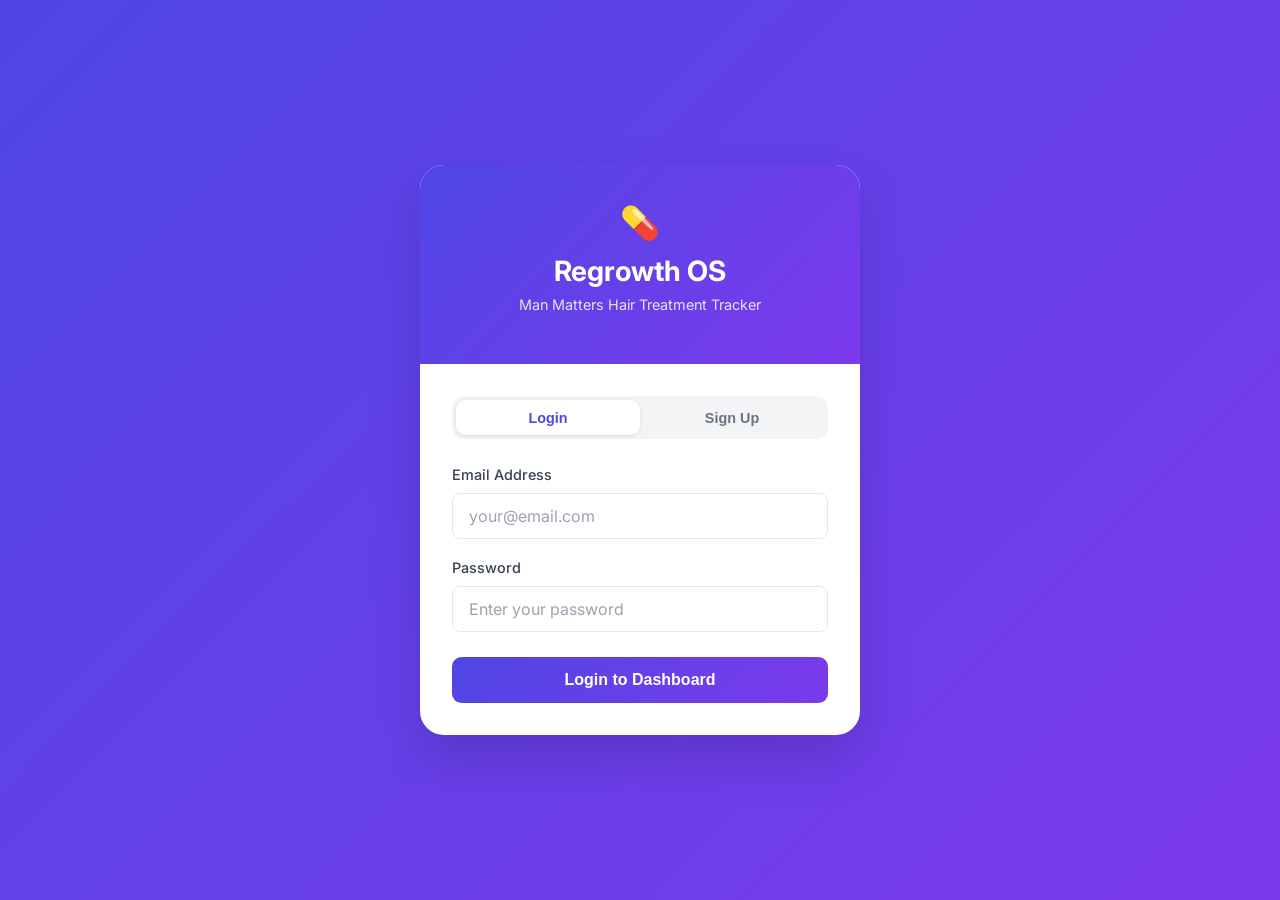
<file: frontend/index.html>
<!DOCTYPE html>
<html lang="en">
<head>
    <meta charset="UTF-8">
    <meta name="viewport" content="width=device-width, initial-scale=1.0">
    <title>Regrowth OS — Login</title>
    <link rel="stylesheet" href="css/styles.css">
    <link href="https://fonts.googleapis.com/css2?family=Inter:wght@400;500;600;700&display=swap" rel="stylesheet">
    <style>
        .auth-page {
            min-height: 100vh;
            display: flex;
            align-items: center;
            justify-content: center;
            background: linear-gradient(135deg, #4F46E5 0%, #7C3AED 100%);
            padding: 1rem;
        }
        .auth-card {
            background: white;
            border-radius: 1.5rem;
            box-shadow: 0 25px 50px rgba(0,0,0,0.15);
            width: 100%;
            max-width: 440px;
            overflow: hidden;
        }
        .auth-header {
            background: linear-gradient(135deg, #4F46E5 0%, #7C3AED 100%);
            padding: 2rem;
            text-align: center;
            color: white;
        }
        .auth-logo {
            font-size: 2rem;
            margin-bottom: 0.25rem;
        }
        .auth-title {
            font-size: 1.75rem;
            font-weight: 700;
            margin: 0;
            color: white;
        }
        .auth-subtitle {
            font-size: 0.9rem;
            opacity: 0.85;
            margin-top: 0.25rem;
        }
        .auth-body {
            padding: 2rem;
        }
        .tabs {
            display: flex;
            background: #F3F4F6;
            border-radius: 0.75rem;
            padding: 4px;
            margin-bottom: 1.5rem;
        }
        .tab {
            flex: 1;
            padding: 0.6rem;
            text-align: center;
            font-weight: 600;
            font-size: 0.9rem;
            cursor: pointer;
            border-radius: 0.6rem;
            transition: all 0.2s;
            color: #6B7280;
            border: none;
            background: transparent;
        }
        .tab.active {
            background: white;
            color: #4F46E5;
            box-shadow: 0 1px 4px rgba(0,0,0,0.1);
        }
        .tab-content { display: none; }
        .tab-content.active { display: block; }
        .disclaimer {
            background: #FEF3C7;
            border: 1px solid #FCD34D;
            border-radius: 0.5rem;
            padding: 0.75rem;
            font-size: 0.8rem;
            color: #92400E;
            margin-top: 1rem;
            line-height: 1.5;
        }
        .form-input, .form-select {
            width: 100%;
            padding: 0.75rem 1rem;
            border: 1.5px solid #E5E7EB;
            border-radius: 0.5rem;
            font-size: 1rem;
            font-family: inherit;
            transition: border-color 0.2s;
            background: white;
            box-sizing: border-box;
        }
        .form-input:focus, .form-select:focus {
            outline: none;
            border-color: #4F46E5;
            box-shadow: 0 0 0 3px rgba(79, 70, 229, 0.1);
        }
        .form-label {
            display: block;
            font-weight: 500;
            color: #374151;
            margin-bottom: 0.4rem;
            font-size: 0.9rem;
        }
        .form-group { margin-bottom: 1.1rem; }
        .btn-primary {
            width: 100%;
            padding: 0.85rem;
            background: linear-gradient(135deg, #4F46E5 0%, #7C3AED 100%);
            color: white;
            border: none;
            border-radius: 0.6rem;
            font-size: 1rem;
            font-weight: 600;
            cursor: pointer;
            transition: all 0.2s;
            margin-top: 0.5rem;
        }
        .btn-primary:hover { opacity: 0.92; transform: translateY(-1px); }
        .btn-primary:disabled { opacity: 0.6; cursor: not-allowed; transform: none; }
        .error-message {
            background: #FEE2E2;
            color: #991B1B;
            border: 1px solid #FCA5A5;
            border-radius: 0.5rem;
            padding: 0.75rem 1rem;
            font-size: 0.875rem;
            margin-bottom: 1rem;
            display: none;
        }
        .success-message {
            background: #D1FAE5;
            color: #065F46;
            border: 1px solid #6EE7B7;
            border-radius: 0.5rem;
            padding: 0.75rem 1rem;
            font-size: 0.875rem;
            margin-bottom: 1rem;
            display: none;
        }
        .loading-spinner {
            display: inline-block;
            width: 16px;
            height: 16px;
            border: 2px solid rgba(255,255,255,0.4);
            border-top-color: white;
            border-radius: 50%;
            animation: spin 0.7s linear infinite;
            margin-right: 0.5rem;
            vertical-align: middle;
        }
        @keyframes spin { to { transform: rotate(360deg); } }
        .age-check {
            display: flex;
            align-items: center;
            gap: 0.5rem;
            margin-top: 0.75rem;
        }
        .age-check input[type="checkbox"] {
            width: 18px;
            height: 18px;
            cursor: pointer;
            accent-color: #4F46E5;
        }
        .age-check label {
            font-size: 0.85rem;
            color: #374151;
            cursor: pointer;
        }
    </style>
</head>
<body>
    <div class="auth-page">
        <div class="auth-card">
            <div class="auth-header">
                <div class="auth-logo">💊</div>
                <h1 class="auth-title">Regrowth OS</h1>
                <p class="auth-subtitle">Man Matters Hair Treatment Tracker</p>
            </div>
            <div class="auth-body">
                <!-- Tabs -->
                <div class="tabs">
                    <button class="tab active" onclick="switchTab('login')">Login</button>
                    <button class="tab" onclick="switchTab('register')">Sign Up</button>
                </div>

                <!-- Login Form -->
                <div id="login-tab" class="tab-content active">
                    <div id="login-error" class="error-message"></div>
                    <div class="form-group">
                        <label class="form-label">Email Address</label>
                        <input type="email" id="login-email" class="form-input" placeholder="your@email.com" required>
                    </div>
                    <div class="form-group">
                        <label class="form-label">Password</label>
                        <input type="password" id="login-password" class="form-input" placeholder="Enter your password" required>
                    </div>
                    <button class="btn-primary" onclick="handleLogin()" id="login-btn">
                        Login to Dashboard
                    </button>
                </div>

                <!-- Register Form -->
                <div id="register-tab" class="tab-content">
                    <div id="register-error" class="error-message"></div>
                    <div id="register-success" class="success-message"></div>
                    <div class="form-group">
                        <label class="form-label">Full Name</label>
                        <input type="text" id="reg-name" class="form-input" placeholder="Your full name" required>
                    </div>
                    <div class="form-group">
                        <label class="form-label">Email Address</label>
                        <input type="email" id="reg-email" class="form-input" placeholder="your@email.com" required>
                    </div>
                    <div class="form-group">
                        <label class="form-label">Password (min 6 characters)</label>
                        <input type="password" id="reg-password" class="form-input" placeholder="Create a password" required>
                    </div>
                    <div class="form-group">
                        <label class="form-label">Treatment Start Date</label>
                        <input type="date" id="reg-start-date" class="form-input">
                        <small style="color:#6B7280; font-size:0.8rem;">Leave blank to set today as Day 1</small>
                    </div>
                    <div class="form-group">
                        <label class="form-label">How often do you apply?</label>
                        <select id="reg-frequency" class="form-select">
                            <option value="2">Twice daily (Morning + Night) — Recommended</option>
                            <option value="1">Once daily (Night only)</option>
                        </select>
                    </div>
                    <div class="age-check">
                        <input type="checkbox" id="age-confirm">
                        <label for="age-confirm">I confirm I am 18 years or older</label>
                    </div>
                    <button class="btn-primary" onclick="handleRegister()" id="register-btn" style="margin-top: 1rem;">
                        Create Account
                    </button>
                    <div class="disclaimer">
                        ⚠️ This app helps you track your existing hair care routine. It does NOT prescribe medication or replace professional medical advice. Always consult a dermatologist if needed.
                    </div>
                </div>
            </div>
        </div>
    </div>

    <script src="js/config.js"></script>
    <script src="js/auth.js"></script>
    <script>
        // If already logged in, go to dashboard
        if (localStorage.getItem('token')) {
            window.location.href = '/pages/dashboard.html';
        }

        function switchTab(tab) {
            document.querySelectorAll('.tab').forEach(t => t.classList.remove('active'));
            document.querySelectorAll('.tab-content').forEach(c => c.classList.remove('active'));
            document.querySelector(`.tab[onclick="switchTab('${tab}')"]`).classList.add('active');
            document.getElementById(`${tab}-tab`).classList.add('active');
        }

        async function handleLogin() {
            const email = document.getElementById('login-email').value.trim();
            const password = document.getElementById('login-password').value;
            const btn = document.getElementById('login-btn');
            const errorDiv = document.getElementById('login-error');

            if (!email || !password) {
                showError(errorDiv, 'Please enter both email and password.');
                return;
            }

            btn.disabled = true;
            btn.innerHTML = '<span class="loading-spinner"></span>Logging in...';
            errorDiv.style.display = 'none';

            try {
                const result = await loginUser(email, password);
                localStorage.setItem('token', result.access_token);
                localStorage.setItem('user', JSON.stringify(result.user));
                window.location.href = 'pages/dashboard.html';
            } catch (err) {
                showError(errorDiv, err.message || 'Login failed. Check your credentials.');
                btn.disabled = false;
                btn.innerHTML = 'Login to Dashboard';
            }
        }

        async function handleRegister() {
            const name = document.getElementById('reg-name').value.trim();
            const email = document.getElementById('reg-email').value.trim();
            const password = document.getElementById('reg-password').value;
            const startDate = document.getElementById('reg-start-date').value;
            const frequency = parseInt(document.getElementById('reg-frequency').value);
            const ageConfirm = document.getElementById('age-confirm').checked;
            const btn = document.getElementById('register-btn');
            const errorDiv = document.getElementById('register-error');
            const successDiv = document.getElementById('register-success');

            if (!name || !email || !password) {
                showError(errorDiv, 'Please fill in all required fields.');
                return;
            }
            if (password.length < 6) {
                showError(errorDiv, 'Password must be at least 6 characters.');
                return;
            }
            if (!ageConfirm) {
                showError(errorDiv, 'Please confirm you are 18 or older to continue.');
                return;
            }

            btn.disabled = true;
            btn.innerHTML = '<span class="loading-spinner"></span>Creating account...';
            errorDiv.style.display = 'none';

            try {
                const payload = { name, email, password, dosage_frequency: frequency };
                if (startDate) payload.treatment_start_date = startDate;

                const result = await registerUser(payload);
                localStorage.setItem('token', result.access_token);
                localStorage.setItem('user', JSON.stringify(result.user));
                successDiv.textContent = 'Account created! Redirecting to dashboard...';
                successDiv.style.display = 'block';
                setTimeout(() => { window.location.href = 'pages/dashboard.html'; }, 1500);
            } catch (err) {
                showError(errorDiv, err.message || 'Registration failed. Try again.');
                btn.disabled = false;
                btn.innerHTML = 'Create Account';
            }
        }

        function showError(el, msg) {
            el.textContent = msg;
            el.style.display = 'block';
        }
    </script>
</body>
</html>
</file>
<file: frontend/css/styles.css>
/* ========================================
   Regrowth OS - Main Stylesheet
   ======================================== */

/* CSS Variables for consistent theming */
:root {
    /* Colors */
    --primary-color: #4F46E5;
    --primary-dark: #4338CA;
    --primary-light: #818CF8;
    --secondary-color: #10B981;
    --secondary-dark: #059669;
    --warning-color: #F59E0B;
    --danger-color: #EF4444;
    --success-color: #10B981;
    
    /* Neutral colors */
    --white: #FFFFFF;
    --gray-50: #F9FAFB;
    --gray-100: #F3F4F6;
    --gray-200: #E5E7EB;
    --gray-300: #D1D5DB;
    --gray-400: #9CA3AF;
    --gray-500: #6B7280;
    --gray-600: #4B5563;
    --gray-700: #374151;
    --gray-800: #1F2937;
    --gray-900: #111827;
    
    /* Typography */
    --font-family: 'Inter', -apple-system, BlinkMacSystemFont, 'Segoe UI', Roboto, sans-serif;
    
    /* Spacing */
    --spacing-xs: 0.25rem;
    --spacing-sm: 0.5rem;
    --spacing-md: 1rem;
    --spacing-lg: 1.5rem;
    --spacing-xl: 2rem;
    --spacing-2xl: 3rem;
    
    /* Border radius */
    --radius-sm: 0.375rem;
    --radius-md: 0.5rem;
    --radius-lg: 0.75rem;
    --radius-xl: 1rem;
    --radius-full: 9999px;
    
    /* Shadows */
    --shadow-sm: 0 1px 2px 0 rgba(0, 0, 0, 0.05);
    --shadow-md: 0 4px 6px -1px rgba(0, 0, 0, 0.1), 0 2px 4px -1px rgba(0, 0, 0, 0.06);
    --shadow-lg: 0 10px 15px -3px rgba(0, 0, 0, 0.1), 0 4px 6px -2px rgba(0, 0, 0, 0.05);
    --shadow-xl: 0 20px 25px -5px rgba(0, 0, 0, 0.1), 0 10px 10px -5px rgba(0, 0, 0, 0.04);
}

/* ========================================
   Reset & Base Styles
   ======================================== */
* {
    margin: 0;
    padding: 0;
    box-sizing: border-box;
}

html {
    font-size: 16px;
    scroll-behavior: smooth;
}

body {
    font-family: var(--font-family);
    background-color: var(--gray-50);
    color: var(--gray-800);
    line-height: 1.6;
    min-height: 100vh;
}

a {
    color: var(--primary-color);
    text-decoration: none;
    transition: color 0.2s;
}

a:hover {
    color: var(--primary-dark);
}

img {
    max-width: 100%;
    height: auto;
}

/* ========================================
   Utility Classes
   ======================================== */
.container {
    max-width: 1200px;
    margin: 0 auto;
    padding: 0 var(--spacing-md);
}

.text-center {
    text-align: center;
}

.text-primary {
    color: var(--primary-color);
}

.text-secondary {
    color: var(--secondary-color);
}

.text-warning {
    color: var(--warning-color);
}

.text-danger {
    color: var(--danger-color);
}

.text-muted {
    color: var(--gray-500);
}

.mt-1 { margin-top: var(--spacing-sm); }
.mt-2 { margin-top: var(--spacing-md); }
.mt-3 { margin-top: var(--spacing-lg); }
.mt-4 { margin-top: var(--spacing-xl); }

.mb-1 { margin-bottom: var(--spacing-sm); }
.mb-2 { margin-bottom: var(--spacing-md); }
.mb-3 { margin-bottom: var(--spacing-lg); }
.mb-4 { margin-bottom: var(--spacing-xl); }

.hidden {
    display: none !important;
}

/* ========================================
   Typography
   ======================================== */
h1, h2, h3, h4, h5, h6 {
    font-weight: 600;
    line-height: 1.3;
    color: var(--gray-900);
}

h1 {
    font-size: 2.5rem;
}

h2 {
    font-size: 2rem;
}

h3 {
    font-size: 1.5rem;
}

h4 {
    font-size: 1.25rem;
}

p {
    margin-bottom: var(--spacing-md);
}

/* ========================================
   Buttons
   ======================================== */
.btn {
    display: inline-flex;
    align-items: center;
    justify-content: center;
    padding: var(--spacing-sm) var(--spacing-lg);
    font-size: 1rem;
    font-weight: 500;
    border: none;
    border-radius: var(--radius-md);
    cursor: pointer;
    transition: all 0.2s;
    text-decoration: none;
    gap: var(--spacing-sm);
}

.btn:disabled {
    opacity: 0.6;
    cursor: not-allowed;
}

.btn-primary {
    background-color: var(--primary-color);
    color: var(--white);
}

.btn-primary:hover:not(:disabled) {
    background-color: var(--primary-dark);
    transform: translateY(-1px);
}

.btn-secondary {
    background-color: var(--gray-200);
    color: var(--gray-700);
}

.btn-secondary:hover:not(:disabled) {
    background-color: var(--gray-300);
}

.btn-success {
    background-color: var(--secondary-color);
    color: var(--white);
}

.btn-success:hover:not(:disabled) {
    background-color: var(--secondary-dark);
}

.btn-outline {
    background-color: transparent;
    border: 2px solid var(--primary-color);
    color: var(--primary-color);
}

.btn-outline:hover:not(:disabled) {
    background-color: var(--primary-color);
    color: var(--white);
}

.btn-lg {
    padding: var(--spacing-md) var(--spacing-xl);
    font-size: 1.125rem;
}

.btn-sm {
    padding: var(--spacing-xs) var(--spacing-md);
    font-size: 0.875rem;
}

.btn-full {
    width: 100%;
}

/* ========================================
   Form Elements
   ======================================== */
.form-group {
    margin-bottom: var(--spacing-lg);
}

.form-label {
    display: block;
    margin-bottom: var(--spacing-sm);
    font-weight: 500;
    color: var(--gray-700);
}

.form-input,
.form-select,
.form-textarea {
    width: 100%;
    padding: var(--spacing-sm) var(--spacing-md);
    font-size: 1rem;
    font-family: var(--font-family);
    border: 1px solid var(--gray-300);
    border-radius: var(--radius-md);
    background-color: var(--white);
    transition: border-color 0.2s, box-shadow 0.2s;
}

.form-input:focus,
.form-select:focus,
.form-textarea:focus {
    outline: none;
    border-color: var(--primary-color);
    box-shadow: 0 0 0 3px rgba(79, 70, 229, 0.1);
}

.form-input::placeholder {
    color: var(--gray-400);
}

.form-error {
    color: var(--danger-color);
    font-size: 0.875rem;
    margin-top: var(--spacing-xs);
}

.form-hint {
    color: var(--gray-500);
    font-size: 0.875rem;
    margin-top: var(--spacing-xs);
}

/* Checkbox and Radio */
.form-check {
    display: flex;
    align-items: center;
    gap: var(--spacing-sm);
    margin-bottom: var(--spacing-sm);
}

.form-check-input {
    width: 18px;
    height: 18px;
    cursor: pointer;
}

.form-check-label {
    cursor: pointer;
    color: var(--gray-700);
}

/* ========================================
   Cards
   ======================================== */
.card {
    background-color: var(--white);
    border-radius: var(--radius-lg);
    box-shadow: var(--shadow-md);
    overflow: hidden;
}

.card-header {
    padding: var(--spacing-lg);
    border-bottom: 1px solid var(--gray-200);
    background-color: var(--gray-50);
}

.card-body {
    padding: var(--spacing-lg);
}

.card-footer {
    padding: var(--spacing-lg);
    border-top: 1px solid var(--gray-200);
    background-color: var(--gray-50);
}

/* ========================================
   Navigation
   ======================================== */
.navbar {
    background-color: var(--white);
    box-shadow: var(--shadow-sm);
    padding: var(--spacing-md) 0;
    position: sticky;
    top: 0;
    z-index: 100;
}

.navbar-content {
    display: flex;
    align-items: center;
    justify-content: space-between;
    max-width: 1200px;
    margin: 0 auto;
    padding: 0 var(--spacing-md);
}

.navbar-brand {
    font-size: 1.5rem;
    font-weight: 700;
    color: var(--primary-color);
}

.navbar-nav {
    display: flex;
    gap: var(--spacing-lg);
    list-style: none;
}

.nav-link {
    color: var(--gray-600);
    font-weight: 500;
    padding: var(--spacing-sm) var(--spacing-md);
    border-radius: var(--radius-md);
    transition: all 0.2s;
}

.nav-link:hover,
.nav-link.active {
    color: var(--primary-color);
    background-color: rgba(79, 70, 229, 0.1);
}

/* ========================================
   Alert Messages
   ======================================== */
.alert {
    padding: var(--spacing-md) var(--spacing-lg);
    border-radius: var(--radius-md);
    margin-bottom: var(--spacing-lg);
}

.alert-success {
    background-color: #D1FAE5;
    color: #065F46;
    border: 1px solid #6EE7B7;
}

.alert-warning {
    background-color: #FEF3C7;
    color: #92400E;
    border: 1px solid #FCD34D;
}

.alert-danger {
    background-color: #FEE2E2;
    color: #991B1B;
    border: 1px solid #FCA5A5;
}

.alert-info {
    background-color: #DBEAFE;
    color: #1E40AF;
    border: 1px solid #93C5FD;
}

/* ========================================
   Loading & Spinner
   ======================================== */
.spinner {
    width: 40px;
    height: 40px;
    border: 4px solid var(--gray-200);
    border-top-color: var(--primary-color);
    border-radius: 50%;
    animation: spin 0.8s linear infinite;
}

@keyframes spin {
    to {
        transform: rotate(360deg);
    }
}

.loading-overlay {
    position: fixed;
    top: 0;
    left: 0;
    right: 0;
    bottom: 0;
    background-color: rgba(255, 255, 255, 0.9);
    display: flex;
    align-items: center;
    justify-content: center;
    z-index: 1000;
}

/* ========================================
   Progress Bar
   ======================================== */
.progress {
    height: 8px;
    background-color: var(--gray-200);
    border-radius: var(--radius-full);
    overflow: hidden;
}

.progress-bar {
    height: 100%;
    background-color: var(--primary-color);
    border-radius: var(--radius-full);
    transition: width 0.3s ease;
}

.progress-bar.success {
    background-color: var(--secondary-color);
}

.progress-bar.warning {
    background-color: var(--warning-color);
}

.progress-bar.danger {
    background-color: var(--danger-color);
}

/* ========================================
   Badges
   ======================================== */
.badge {
    display: inline-flex;
    align-items: center;
    padding: var(--spacing-xs) var(--spacing-sm);
    font-size: 0.75rem;
    font-weight: 600;
    border-radius: var(--radius-full);
}

.badge-primary {
    background-color: rgba(79, 70, 229, 0.1);
    color: var(--primary-color);
}

.badge-success {
    background-color: rgba(16, 185, 129, 0.1);
    color: var(--secondary-color);
}

.badge-warning {
    background-color: rgba(245, 158, 11, 0.1);
    color: var(--warning-color);
}

/* ========================================
   Timeline
   ======================================== */
.timeline {
    position: relative;
    padding-left: var(--spacing-xl);
}

.timeline::before {
    content: '';
    position: absolute;
    left: 8px;
    top: 0;
    bottom: 0;
    width: 2px;
    background-color: var(--gray-200);
}

.timeline-item {
    position: relative;
    padding-bottom: var(--spacing-lg);
}

.timeline-item::before {
    content: '';
    position: absolute;
    left: -28px;
    top: 4px;
    width: 12px;
    height: 12px;
    border-radius: 50%;
    background-color: var(--gray-300);
    border: 2px solid var(--white);
}

.timeline-item.active::before {
    background-color: var(--primary-color);
}

.timeline-item.completed::before {
    background-color: var(--secondary-color);
}

/* ========================================
   Modal
   ======================================== */
.modal-overlay {
    position: fixed;
    top: 0;
    left: 0;
    right: 0;
    bottom: 0;
    background-color: rgba(0, 0, 0, 0.5);
    display: flex;
    align-items: center;
    justify-content: center;
    z-index: 1000;
    padding: var(--spacing-md);
}

.modal {
    background-color: var(--white);
    border-radius: var(--radius-xl);
    box-shadow: var(--shadow-xl);
    max-width: 500px;
    width: 100%;
    max-height: 90vh;
    overflow-y: auto;
}

.modal-header {
    padding: var(--spacing-lg);
    border-bottom: 1px solid var(--gray-200);
    display: flex;
    align-items: center;
    justify-content: space-between;
}

.modal-close {
    background: none;
    border: none;
    font-size: 1.5rem;
    cursor: pointer;
    color: var(--gray-500);
}

.modal-body {
    padding: var(--spacing-lg);
}

.modal-footer {
    padding: var(--spacing-lg);
    border-top: 1px solid var(--gray-200);
    display: flex;
    gap: var(--spacing-md);
    justify-content: flex-end;
}

/* ========================================
   Responsive Design
   ======================================== */
@media (max-width: 768px) {
    h1 {
        font-size: 2rem;
    }
    
    h2 {
        font-size: 1.5rem;
    }
    
    .navbar-nav {
        display: none;
    }
    
    .container {
        padding: 0 var(--spacing-sm);
    }
}

@media (max-width: 480px) {
    html {
        font-size: 14px;
    }
    
    .btn {
        padding: var(--spacing-sm) var(--spacing-md);
    }
    
    .btn-lg {
        padding: var(--spacing-sm) var(--spacing-lg);
        font-size: 1rem;
    }
}
</file>
